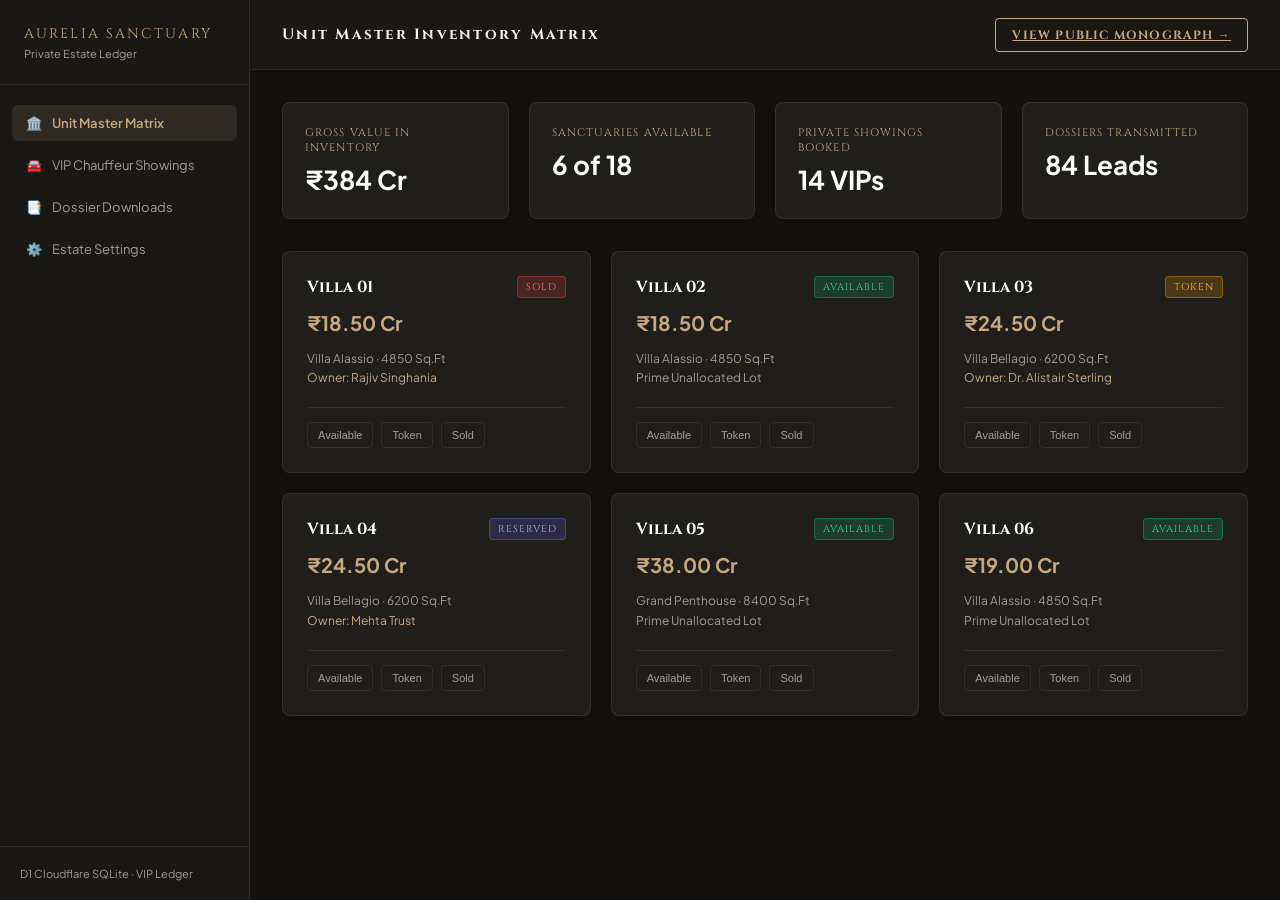
<file: public/admin.html>
<!DOCTYPE html>
<html lang="en">
<head>
  <meta charset="UTF-8">
  <meta name="viewport" content="width=device-width, initial-scale=1.0">
  <title data-brand="brand_name">Aurelia Estate Ledger — Unit Master Matrix & Private Showing CRM</title>
  <link rel="preconnect" href="https://fonts.googleapis.com">
  <link rel="preconnect" href="https://fonts.gstatic.com" crossorigin>
  <link href="https://fonts.googleapis.com/css2?family=Cinzel:wght@500;600;700&family=Plus+Jakarta+Sans:wght@300;400;500;600;700&display=swap" rel="stylesheet">
  <script src="whitelabel.js"></script>
  <style>
    :root {
      --bg-base: #11100e;
      --bg-surface: #191815;
      --bg-card: #201e1a;
      --border-subtle: rgba(255, 255, 255, 0.08);
      --gold: #c5a880;
      --gold-hover: #b09166;
      --text-main: #f7f4ee;
      --text-muted: #a39b8f;
      --font-heading: 'Cinzel', serif;
      --font-sans: 'Plus Jakarta Sans', sans-serif;
      --sidebar-width: 250px;
    }

    * { box-sizing: border-box; margin: 0; padding: 0; }
    body {
      background-color: var(--bg-base);
      color: var(--text-main);
      font-family: var(--font-sans);
      display: flex;
      min-height: 100vh;
    }

    /* SIDEBAR */
    .sidebar {
      width: var(--sidebar-width);
      background: var(--bg-surface);
      border-right: 1px solid var(--border-subtle);
      display: flex;
      flex-direction: column;
      position: fixed;
      top: 0;
      bottom: 0;
      left: 0;
    }
    .sidebar-header {
      padding: 24px;
      border-bottom: 1px solid var(--border-subtle);
    }
    .estate-logo {
      font-family: var(--font-heading);
      font-size: 14px;
      letter-spacing: 0.15em;
      color: var(--gold);
      text-transform: uppercase;
    }
    .sidebar-nav {
      list-style: none;
      padding: 20px 12px;
      display: flex;
      flex-direction: column;
      gap: 6px;
      flex: 1;
    }
    .nav-item {
      padding: 10px 14px;
      border-radius: 6px;
      font-size: 13px;
      color: var(--text-muted);
      cursor: pointer;
      display: flex;
      align-items: center;
      gap: 10px;
      transition: all 0.2s ease;
    }
    .nav-item:hover, .nav-item.active {
      background: rgba(197, 168, 128, 0.12);
      color: #fff;
    }
    .nav-item.active {
      color: var(--gold);
      font-weight: 600;
    }

    /* MAIN WRAP */
    .main-wrap {
      margin-left: var(--sidebar-width);
      flex: 1;
      display: flex;
      flex-direction: column;
    }
    .topbar {
      height: 70px;
      border-bottom: 1px solid var(--border-subtle);
      background: var(--bg-surface);
      display: flex;
      align-items: center;
      justify-content: space-between;
      padding: 0 32px;
    }
    .content-body {
      padding: 32px;
      flex: 1;
    }

    /* METRIC CARDS */
    .metrics-grid {
      display: grid;
      grid-template-columns: repeat(4, 1fr);
      gap: 20px;
      margin-bottom: 32px;
    }
    @media (max-width: 1024px) {
      .metrics-grid { grid-template-columns: repeat(2, 1fr); }
    }
    .metric-card {
      background: var(--bg-card);
      border: 1px solid var(--border-subtle);
      border-radius: 8px;
      padding: 22px;
    }
    .metric-label {
      font-size: 11px;
      font-family: var(--font-heading);
      letter-spacing: 0.1em;
      text-transform: uppercase;
      color: var(--gold);
      margin-bottom: 8px;
    }
    .metric-val {
      font-size: 26px;
      font-weight: 700;
      color: #fff;
    }

    /* TAB CONTENT */
    .tab-pane { display: none; }
    .tab-pane.active { display: block; }

    /* UNIT INVENTORY GRID */
    .unit-matrix-grid {
      display: grid;
      grid-template-columns: repeat(3, 1fr);
      gap: 20px;
    }
    @media (max-width: 900px) {
      .unit-matrix-grid { grid-template-columns: 1fr; }
    }
    .unit-card {
      background: var(--bg-card);
      border: 1px solid var(--border-subtle);
      border-radius: 8px;
      padding: 24px;
      position: relative;
    }
    .unit-header {
      display: flex;
      justify-content: space-between;
      align-items: center;
      margin-bottom: 12px;
    }
    .unit-code {
      font-family: var(--font-heading);
      font-size: 16px;
      font-weight: 700;
      color: #fff;
    }
    .status-badge {
      font-size: 10px;
      font-family: var(--font-heading);
      letter-spacing: 0.1em;
      text-transform: uppercase;
      padding: 3px 8px;
      border-radius: 4px;
    }
    .status-available { background: rgba(16, 185, 129, 0.2); color: #34d399; border: 1px solid rgba(16, 185, 129, 0.4); }
    .status-token { background: rgba(245, 158, 11, 0.2); color: #fbbf24; border: 1px solid rgba(245, 158, 11, 0.4); }
    .status-reserved { background: rgba(99, 102, 241, 0.2); color: #a5b4fc; border: 1px solid rgba(99, 102, 241, 0.4); }
    .status-sold { background: rgba(239, 68, 68, 0.2); color: #f87171; border: 1px solid rgba(239, 68, 68, 0.4); }

    .unit-price {
      font-size: 20px;
      color: var(--gold);
      font-weight: 700;
      margin-bottom: 14px;
    }
    .unit-specs {
      font-size: 12px;
      color: var(--text-muted);
      margin-bottom: 20px;
      line-height: 1.6;
    }
    .unit-actions {
      display: flex;
      gap: 8px;
      border-top: 1px solid var(--border-subtle);
      padding-top: 14px;
    }
    .btn-action {
      background: transparent;
      border: 1px solid var(--border-subtle);
      color: var(--text-muted);
      font-size: 11px;
      padding: 6px 10px;
      border-radius: 4px;
      cursor: pointer;
      transition: all 0.2s ease;
    }
    .btn-action:hover {
      border-color: var(--gold);
      color: var(--gold);
    }

    /* TABLE */
    .table-card {
      background: var(--bg-card);
      border: 1px solid var(--border-subtle);
      border-radius: 8px;
      overflow: hidden;
    }
    .ledger-table {
      width: 100%;
      border-collapse: collapse;
      font-size: 13px;
    }
    .ledger-table th {
      background: rgba(0, 0, 0, 0.3);
      padding: 14px 18px;
      font-size: 11px;
      font-family: var(--font-heading);
      letter-spacing: 0.1em;
      text-transform: uppercase;
      color: var(--gold);
      border-bottom: 1px solid var(--border-subtle);
      text-align: left;
    }
    .ledger-table td {
      padding: 16px 18px;
      border-bottom: 1px solid var(--border-subtle);
      color: var(--text-muted);
    }
    .ledger-table tr:hover td {
      background: rgba(255, 255, 255, 0.02);
      color: #fff;
    }

    .btn {
      display: inline-flex;
      align-items: center;
      gap: 6px;
      padding: 8px 16px;
      border-radius: 4px;
      font-size: 12px;
      font-family: var(--font-heading);
      letter-spacing: 0.1em;
      text-transform: uppercase;
      cursor: pointer;
      border: 1px solid var(--gold);
      background: var(--gold);
      color: #11100e;
      font-weight: 700;
    }
    .btn-outline {
      background: transparent;
      color: var(--gold);
    }
    .btn-outline:hover { background: rgba(197, 168, 128, 0.15); }

    /* TOAST */
    .toast-box {
      position: fixed;
      bottom: 24px;
      right: 24px;
      background: #201e1a;
      border: 1px solid var(--gold);
      color: #fff;
      padding: 12px 20px;
      border-radius: 4px;
      font-size: 13px;
      display: none;
      z-index: 999;
    }
  </style>
</head>
<body>

  <!-- SIDEBAR -->
  <aside class="sidebar">
    <div class="sidebar-header">
      <div class="estate-logo" data-brand="brand_name">Aurelia Sanctuary</div>
      <div style="font-size: 11px; color: var(--text-muted); margin-top: 4px;">Private Estate Ledger</div>
    </div>
    <ul class="sidebar-nav">
      <li class="nav-item active" onclick="switchLedgerTab('units', this)">
        <span>🏛️</span>
        <span>Unit Master Matrix</span>
      </li>
      <li class="nav-item" onclick="switchLedgerTab('visits', this)">
        <span>🚘</span>
        <span>VIP Chauffeur Showings</span>
      </li>
      <li class="nav-item" onclick="switchLedgerTab('dossiers', this)">
        <span>📑</span>
        <span>Dossier Downloads</span>
      </li>
      <li class="nav-item" onclick="switchLedgerTab('settings', this)">
        <span>⚙️</span>
        <span>Estate Settings</span>
      </li>
    </ul>
    <div style="padding: 20px; font-size: 11px; color: var(--text-muted); border-top: 1px solid var(--border-subtle);">
      D1 Cloudflare SQLite · VIP Ledger
    </div>
  </aside>

  <!-- MAIN WRAPPER -->
  <div class="main-wrap">
    <header class="topbar">
      <h2 style="font-family: var(--font-heading); font-size: 15px; letter-spacing: 0.15em;" id="topHeading">
        Unit Master Inventory Matrix
      </h2>
      <a href="index.html" class="btn btn-outline" target="_blank">
        View Public Monograph &rarr;
      </a>
    </header>

    <main class="content-body">
      <!-- METRICS -->
      <div class="metrics-grid">
        <div class="metric-card">
          <div class="metric-label">Gross Value In Inventory</div>
          <div class="metric-val">₹384 Cr</div>
        </div>
        <div class="metric-card">
          <div class="metric-label">Sanctuaries Available</div>
          <div class="metric-val" id="metricAvail">6 of 18</div>
        </div>
        <div class="metric-card">
          <div class="metric-label">Private Showings Booked</div>
          <div class="metric-val">14 VIPs</div>
        </div>
        <div class="metric-card">
          <div class="metric-label">Dossiers Transmitted</div>
          <div class="metric-val">84 Leads</div>
        </div>
      </div>

      <!-- TAB 1: UNIT MATRIX -->
      <section class="tab-pane active" id="tabUnits">
        <div class="unit-matrix-grid" id="unitGridBox">
          <!-- Populated by JS -->
        </div>
      </section>

      <!-- TAB 2: VIP VISITS -->
      <section class="tab-pane" id="tabVisits">
        <div class="table-card">
          <table class="ledger-table">
            <thead>
              <tr>
                <th>Guest Name</th>
                <th>Contact</th>
                <th>Date & Slot</th>
                <th>Pickup Location</th>
                <th>VIP Qualification</th>
                <th>Assigned Advisor</th>
                <th>Chauffeur Status</th>
              </tr>
            </thead>
            <tbody id="visitsTableBody">
              <tr>
                <td style="font-weight: 700; color: #fff;">Vikramaditya Oberoi</td>
                <td>+91 98201 44520</td>
                <td>2026-11-04 (11:00 AM)</td>
                <td>The Leela Palace, Panaji</td>
                <td><span class="status-badge status-token">HNW Qualified</span></td>
                <td>Eleanor Vance</td>
                <td><span style="color: #34d399;">● Chauffeur Confirmed</span></td>
              </tr>
              <tr>
                <td style="font-weight: 700; color: #fff;">Anya Deshmukh</td>
                <td>+91 99302 11980</td>
                <td>2026-11-06 (04:30 PM Golden)</td>
                <td>Taj Fort Aguada Resort</td>
                <td><span class="status-badge status-available">Qualified Buyer</span></td>
                <td>Marcus Sterling</td>
                <td><span style="color: #34d399;">● Chauffeur Confirmed</span></td>
              </tr>
            </tbody>
          </table>
        </div>
      </section>

      <!-- TAB 3: DOSSIERS -->
      <section class="tab-pane" id="tabDossiers">
        <div class="table-card">
          <table class="ledger-table">
            <thead>
              <tr>
                <th>Investor Name</th>
                <th>Phone Number</th>
                <th>Confidential Email</th>
                <th>Horizon</th>
                <th>Timestamp</th>
              </tr>
            </thead>
            <tbody>
              <tr>
                <td style="color: #fff; font-weight: 600;">Dr. Alistair Sterling</td>
                <td>+44 7911 123456</td>
                <td>sterling@harleycapital.co.uk</td>
                <td>Immediate Token</td>
                <td>2026-10-31 16:40</td>
              </tr>
              <tr>
                <td style="color: #fff; font-weight: 600;">Priya Ruia</td>
                <td>+91 98210 99881</td>
                <td>pruia@ruiainvest.com</td>
                <td>Q1 2027</td>
                <td>2026-11-01 09:12</td>
              </tr>
            </tbody>
          </table>
        </div>
      </section>

      <!-- TAB 4: SETTINGS -->
      <section class="tab-pane" id="tabSettings">
        <div style="background: var(--bg-card); border: 1px solid var(--border-subtle); padding: 32px; max-width: 600px; border-radius: 8px;">
          <h3 style="font-family: var(--font-heading); font-size: 14px; letter-spacing: 0.1em; margin-bottom: 20px; color: var(--gold);">
            Curator & Escrow Preferences
          </h3>
          <div style="margin-bottom: 20px;">
            <label style="display: block; font-size: 12px; margin-bottom: 8px; color: var(--text-muted);">Concierge WhatsApp</label>
            <input type="text" id="cfgWa" value="919061902295" style="width: 100%; background: rgba(0,0,0,0.4); border: 1px solid var(--border-subtle); padding: 10px 14px; color: #fff; outline: none;">
          </div>
          <div style="margin-bottom: 20px;">
            <label style="display: block; font-size: 12px; margin-bottom: 8px; color: var(--text-muted);">Earnest Token Escrow Floor (INR)</label>
            <input type="text" value="₹2,50,00,000" style="width: 100%; background: rgba(0,0,0,0.4); border: 1px solid var(--border-subtle); padding: 10px 14px; color: #fff; outline: none;">
          </div>
          <button class="btn" onclick="showToast('Estate parameters saved.')">Save Preferences</button>
        </div>
      </section>
    </main>
  </div>

  <div class="toast-box" id="toastNotice"></div>

  <script>
    let units = [
      { id: 'unit_101', code: 'Villa 01', type: 'Villa Alassio', sqft: 4850, price: '₹18.50 Cr', status: 'sold', buyer: 'Rajiv Singhania' },
      { id: 'unit_102', code: 'Villa 02', type: 'Villa Alassio', sqft: 4850, price: '₹18.50 Cr', status: 'available', buyer: null },
      { id: 'unit_103', code: 'Villa 03', type: 'Villa Bellagio', sqft: 6200, price: '₹24.50 Cr', status: 'token', buyer: 'Dr. Alistair Sterling' },
      { id: 'unit_104', code: 'Villa 04', type: 'Villa Bellagio', sqft: 6200, price: '₹24.50 Cr', status: 'reserved', buyer: 'Mehta Trust' },
      { id: 'unit_105', code: 'Villa 05', type: 'Grand Penthouse', sqft: 8400, price: '₹38.00 Cr', status: 'available', buyer: null },
      { id: 'unit_106', code: 'Villa 06', type: 'Villa Alassio', sqft: 4850, price: '₹19.00 Cr', status: 'available', buyer: null }
    ];

    function renderUnits() {
      const box = document.getElementById('unitGridBox');
      box.innerHTML = '';
      units.forEach(u => {
        const div = document.createElement('div');
        div.className = 'unit-card';
        div.innerHTML = `
          <div class="unit-header">
            <span class="unit-code">${u.code}</span>
            <span class="status-badge status-${u.status}">${u.status.toUpperCase()}</span>
          </div>
          <div class="unit-price">${u.price}</div>
          <div class="unit-specs">
            ${u.type} · ${u.sqft} Sq.Ft<br>
            ${u.buyer ? `<span style="color: var(--gold);">Owner: ${u.buyer}</span>` : 'Prime Unallocated Lot'}
          </div>
          <div class="unit-actions">
            <button class="btn-action" onclick="setUnitStatus('${u.id}', 'available')">Available</button>
            <button class="btn-action" onclick="setUnitStatus('${u.id}', 'token')">Token</button>
            <button class="btn-action" onclick="setUnitStatus('${u.id}', 'sold')">Sold</button>
          </div>
        `;
        box.appendChild(div);
      });
    }

    function setUnitStatus(id, newStatus) {
      const u = units.find(x => x.id === id);
      if (u) {
        u.status = newStatus;
        renderUnits();
        showToast(`${u.code} status revised to ${newStatus.toUpperCase()}`);
      }
    }

    function switchLedgerTab(tab, el) {
      document.querySelectorAll('.nav-item').forEach(i => i.classList.remove('active'));
      el.classList.add('active');

      document.querySelectorAll('.tab-pane').forEach(p => p.classList.remove('active'));
      if (tab === 'units') {
        document.getElementById('tabUnits').classList.add('active');
        document.getElementById('topHeading').textContent = 'Unit Master Inventory Matrix';
      } else if (tab === 'visits') {
        document.getElementById('tabVisits').classList.add('active');
        document.getElementById('topHeading').textContent = 'VIP Chauffeur & Showing Schedule';
      } else if (tab === 'dossiers') {
        document.getElementById('tabDossiers').classList.add('active');
        document.getElementById('topHeading').textContent = 'Confidential Dossier Transmission Logs';
      } else if (tab === 'settings') {
        document.getElementById('tabSettings').classList.add('active');
        document.getElementById('topHeading').textContent = 'Curator & Escrow Preferences';
      }
    }

    function showToast(msg) {
      const t = document.getElementById('toastNotice');
      t.textContent = msg;
      t.style.display = 'block';
      setTimeout(() => { t.style.display = 'none'; }, 3500);
    }

    renderUnits();
  </script>
</body>
</html>
</file>
